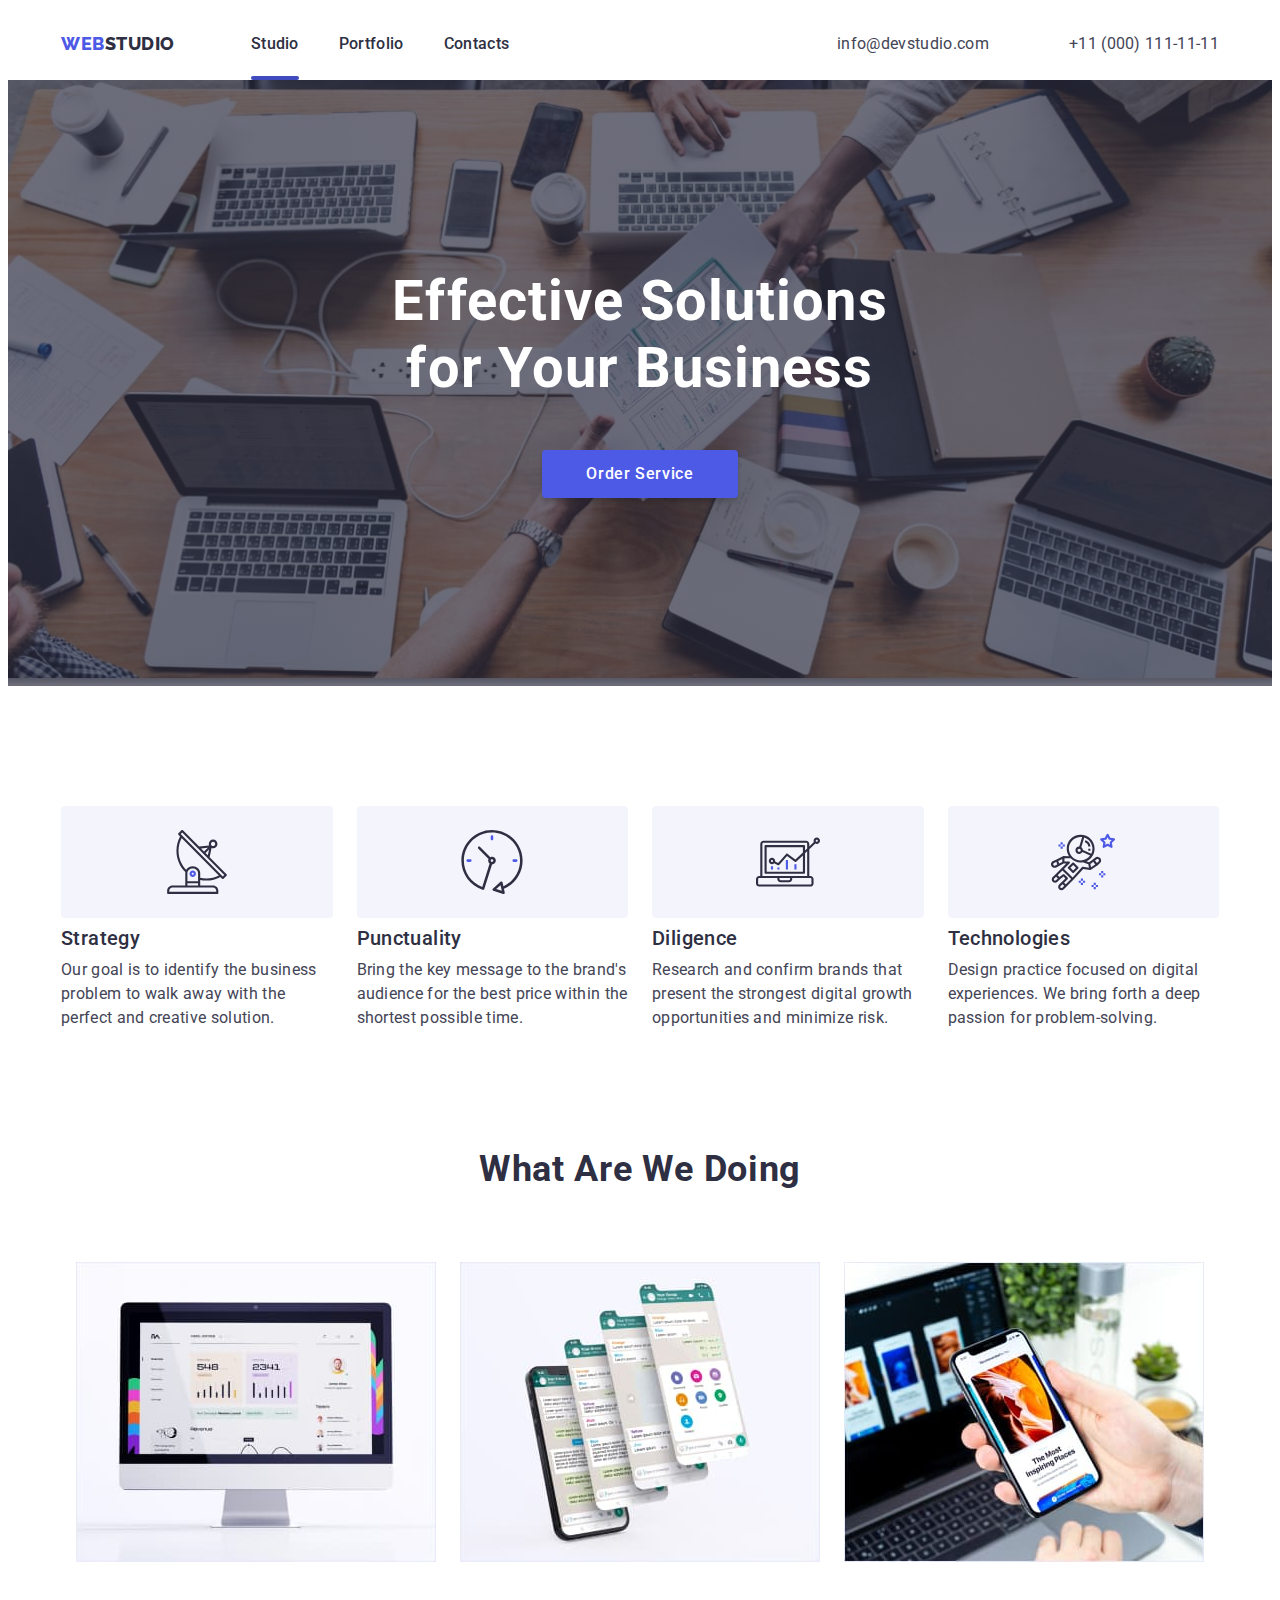
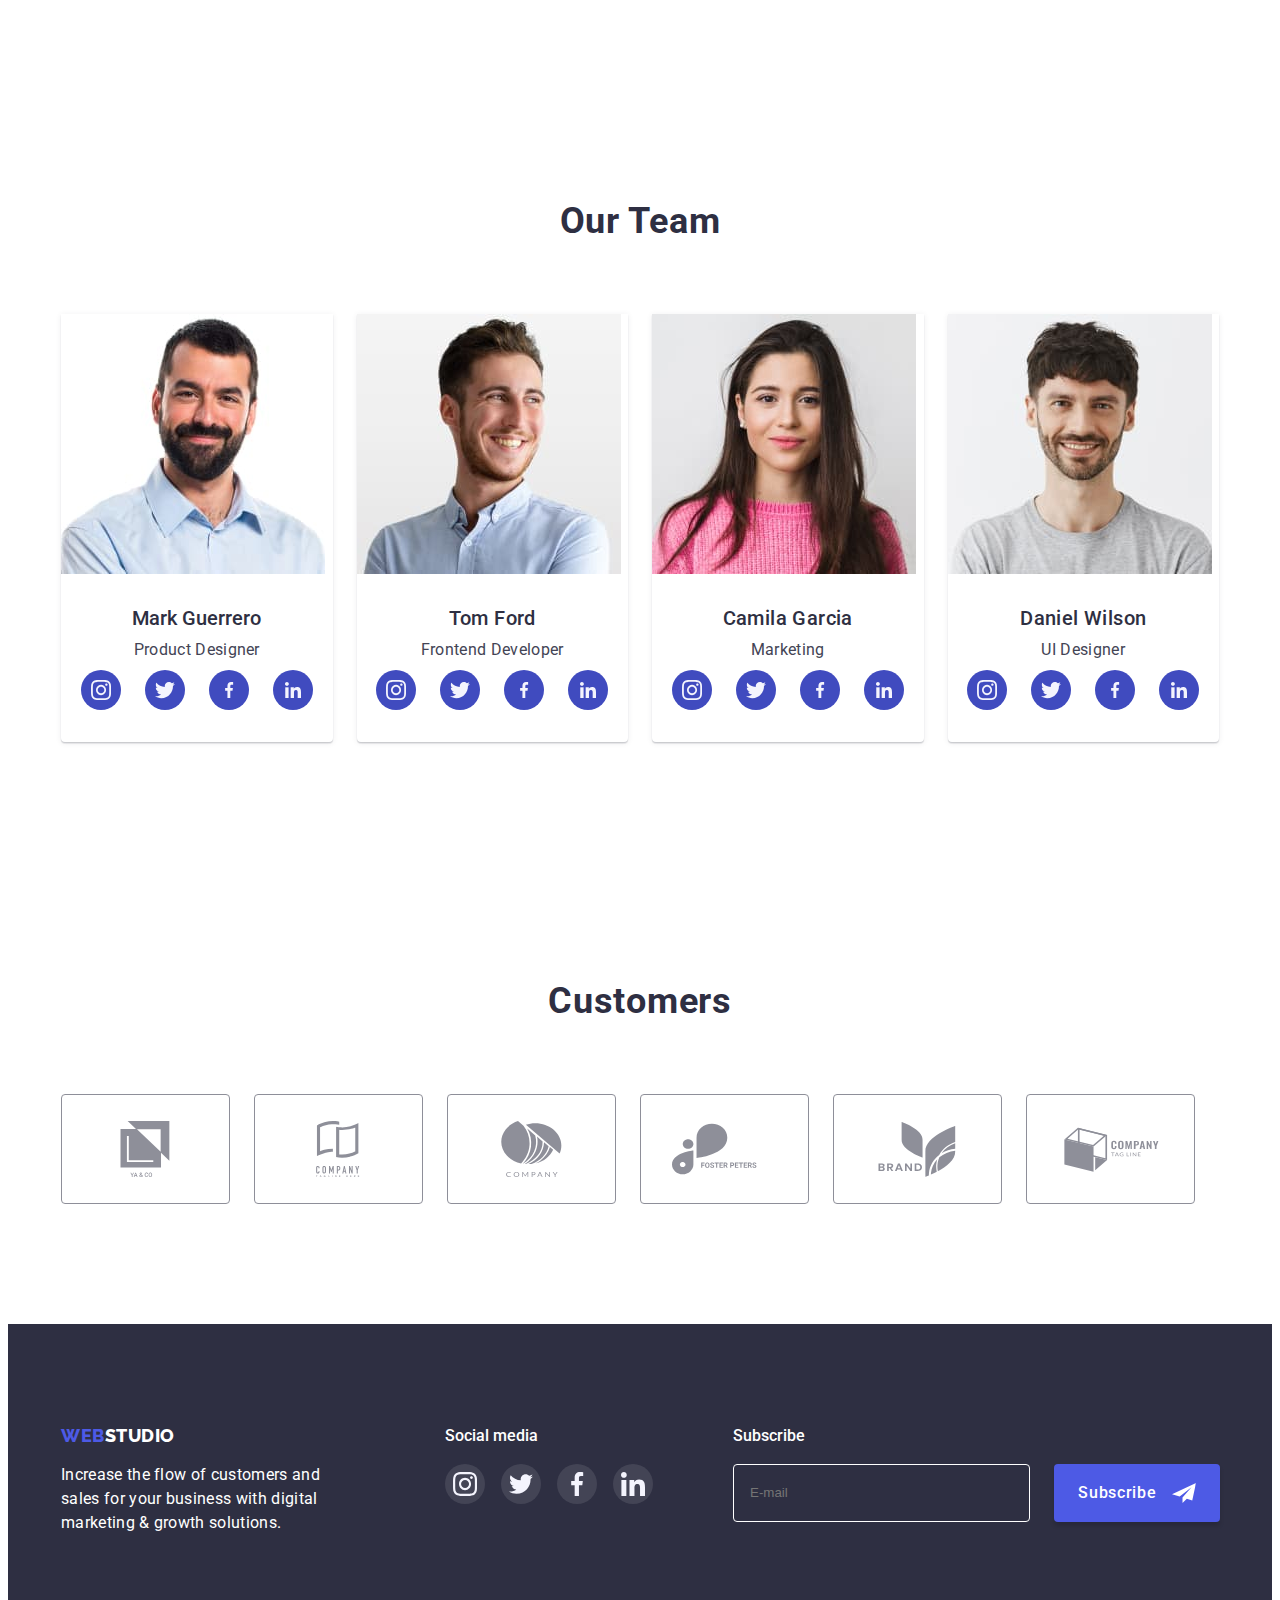
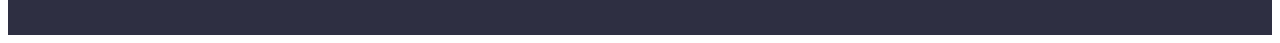
<file: index.html>
<!DOCTYPE html>
<html lang="en">
  <head>
    <meta charset="UTF-8" />
    <meta http-equiv="X-UA-Compatible" content="IE=edge" />
    <meta name="viewport" content="width=device-width, initial-scale=1.0" />
    <title>web-studia</title>

    <link
      rel="stylesheet"
      href="https://cdnjs.cloudflare.com/ajax/libs/modern-normalize/1.1.0/modern-normalize.min.css"
      integrity="sha512-wpPYUAdjBVSE4KJnH1VR1HeZfpl1ub8YT/NKx4PuQ5NmX2tKuGu6U/JRp5y+Y8XG2tV+wKQpNHVUX03MfMFn9Q=="
      crossorigin="anonymous"
      referrerpolicy="no-referrer"
    />
    <link rel="preconnect" href="https://fonts.googleapis.com" />
    <link rel="preconnect" href="https://fonts.gstatic.com" crossorigin />
    <link rel="preconnect" href="https://fonts.googleapis.com" />
    <link rel="preconnect" href="https://fonts.gstatic.com" crossorigin />
    <link
      href="https://fonts.googleapis.com/css2?family=Montserrat:wght@400;700&family=Open+Sans:ital@1&family=Raleway:wght@800&family=Roboto:wght@400;500;700&display=swap"
      rel="stylesheet"
    />
    <link rel="stylesheet" href="./css/styles.css" />
  </head>
  <body>
    <header class="header">
      <div class="container header-container">
        <nav class="header-navigation">
          <a href="./portfolio.html" class="logo link"
            >Web<span class="second-logo link">Studio</span>
          </a>
          <ul class="header-list list">
            <li class="header-item">
              <a href="./portfolio.html" class="header-link link active"
                >Studio
              </a>
            </li>
            <li class="header-item">
              <a href="./portfolio.html" class="header-link link">Portfolio</a>
            </li>
            <li class="header-item">
              <a href="./portfolio.html" class="header-link link">Contacts</a>
            </li>
          </ul>
        </nav>
        <address class="header-address">
          <ul class="header-list list">
            <li>
              <a href="mailto:info@devstudio.com" class="header-email link"
                >info@devstudio.com</a
              >
            </li>
            <li>
              <a href="tel:+110001111111" class="header-tel link"
                >+11 (000) 111-11-11</a
              >
            </li>
          </ul>
        </address>
      </div>
    </header>
    <main>
      <!-- Hero-section -->
      <section class="section hero">
        <div class="container">
          <h1 class="hero-efectiv-sol">
            Effective Solutions for Your Business
          </h1>
          <button type="button" data-modal-open class="hero-btn">
            Order Service
          </button>
        </div>
      </section>
      <!--/Hero-section -->

      <!-- Section-about -->
      <section class="section about">
        <div class="container">
          <ul class="goal-list">
            <li class="about-item">
              <div class="about-sizes">
                <svg class="about-item-icon" width="64" height="64">
                  <use
                    href="./images/symbol-defs-3.svg#icon-icon-Icon-Strategy"
                  ></use>
                </svg>
              </div>
              <h3 class="about-title">Strategy</h3>
              <p class="about-text">
                Our goal is to identify the business problem to walk away with
                the perfect and creative solution.
              </p>
            </li>
            <li class="about-item">
              <div class="about-sizes">
                <svg class="about-item-icon" width="64" height="64">
                  <use
                    href="./images/symbol-defs-3.svg#icon-icon-Icon-Punctuality"
                  ></use>
                </svg>
              </div>
              <h3 class="about-title">Punctuality</h3>
              <p class="about-text">
                Bring the key message to the brand's audience for the best price
                within the shortest possible time.
              </p>
            </li>
            <li class="about-item">
              <div class="about-sizes">
                <svg class="about-item-icon" width="64" height="64">
                  <use
                    href="./images/symbol-defs-3.svg#icon-icon-Icon-Diligence"
                  ></use>
                </svg>
              </div>
              <h3 class="about-title">Diligence</h3>
              <p class="about-text">
                Research and confirm brands that present the strongest digital
                growth opportunities and minimize risk.
              </p>
            </li>
            <li class="about-item">
              <div class="about-sizes">
                <svg class="about-item-icon" width="64" height="64">
                  <use
                    href="./images/symbol-defs-3.svg#icon-icon-Icon-Technologies"
                  ></use>
                </svg>
              </div>
              <h3 class="about-title">Technologies</h3>
              <p class="about-text">
                Design practice focused on digital experiences. We bring forth a
                deep passion for problem-solving.
              </p>
            </li>
          </ul>
        </div>
      </section>
      <!-- /Section-about -->

      <!-- Section-doing-->
      <section class="section section-doing">
        <div class="container">
          <h2 class="section-doing-doing">What are we doing</h2>
          <ul class="section-doing list">
            <li class="doing-iteam">
              <img
                src="./images/about-img-1.jpg.jpg"
                alt="site"
                width="360"
                height="300"
              />
            </li>
            <li class="doing-iteam">
              <img
                src="./images/about-img-3.jpg.jpg"
                alt="what are we doing"
                width="360"
                height="300"
              />
            </li>
            <li class="doing-iteam">
              <img
                src="./images/about-img-2.jpg.jpg"
                alt="what are we doing"
                width="360"
                height="300"
              />
            </li>
          </ul>
        </div>
      </section>
      <!-- /Section-doing -->

      <!-- Section-Our team -->
      <section class="section our-team">
        <div class="container">
          <h2 class="our-tam-team">Our Team</h2>
          <ul class="our-team-list list">
            <li class="our-team-background">
              <img
                src="./images/about-img-4.jpg.jpg"
                alt="our team"
                width="264"
              />
              <div class="our-team-sizes">
                <h3 class="our-team-name-first">Mark Guerrero</h3>
                <p class="our-team-job">Product Designer</p>
                <ul class="our-team-social-list list">
                  <li class="team-social-item">
                    <a href="" class="team-social-link link">
                      <svg class="teams-social-icon" width="20" height="20">
                        <use
                          href="./images/symbol-defs.svg#icon-instagram-2"
                        ></use>
                      </svg>
                    </a>
                  </li>
                  <li class="team-social-item">
                    <a href="" class="team-social-link link"
                      ><svg class="teams-social-icon" width="20" height="20">
                        <use
                          href="./images/symbol-defs.svg#icon-twitter-4"
                        ></use>
                      </svg>
                    </a>
                  </li>
                  <li class="team-social-item">
                    <a href="" class="team-social-link link"
                      ><svg
                        class="teams-social-icon"
                        width="
                      16"
                        height="
                      16"
                      >
                        <use
                          href="./images/symbol-defs.svg#icon-facebook-1"
                        ></use>
                      </svg>
                    </a>
                  </li>
                  <li class="team-social-item">
                    <a href="" class="team-social-link link"
                      ><svg class="teams-social-icon" width="16" height="16">
                        <use
                          href="./images/symbol-defs.svg#icon-linkedin-3"
                        ></use>
                      </svg>
                    </a>
                  </li>
                </ul>
              </div>
            </li>
            <li class="our-team-background">
              <img
                src="./images/about-img-5.jpg.jpg"
                alt="our team"
                width="264"
              />
              <div class="our-team-sizes">
                <h3 class="our-team-name-sec">Tom Ford</h3>
                <p class="our-team-job">Frontend Developer</p>
                <ul class="our-team-social-list list">
                  <li class="team-social-item">
                    <a href="" class="team-social-link link">
                      <svg class="teams-social-icon" width="20" height="20">
                        <use
                          href="./images/symbol-defs.svg#icon-instagram-2"
                        ></use>
                      </svg>
                    </a>
                  </li>
                  <li class="team-social-item">
                    <a href="" class="team-social-link link"
                      ><svg class="teams-social-icon" width="20" height="20">
                        <use
                          href="./images/symbol-defs.svg#icon-twitter-4"
                        ></use>
                      </svg>
                    </a>
                  </li>
                  <li class="team-social-item">
                    <a href="" class="team-social-link link"
                      ><svg
                        class="teams-social-icon"
                        width="
                      16"
                        height="16"
                      >
                        <use
                          href="./images/symbol-defs.svg#icon-facebook-1"
                        ></use>
                      </svg>
                    </a>
                  </li>
                  <li class="team-social-item">
                    <a href="" class="team-social-link link"
                      ><svg class="teams-social-icon" width="16" height="16">
                        <use
                          href="./images/symbol-defs.svg#icon-linkedin-3"
                        ></use>
                      </svg>
                    </a>
                  </li>
                </ul>
              </div>
            </li>
            <li class="our-team-background">
              <img
                src="./images/about-img-6.jpg.jpg"
                alt="our team"
                width="264"
              />
              <div class="our-team-sizes">
                <h3 class="our-team-name-third">Camila Garcia</h3>
                <p class="our-team-job">Marketing</p>
                <ul class="our-team-social-list list">
                  <li class="team-social-item">
                    <a href="" class="team-social-link link">
                      <svg class="teams-social-icon" width="20" height="20">
                        <use
                          href="./images/symbol-defs.svg#icon-instagram-2"
                        ></use>
                      </svg>
                    </a>
                  </li>
                  <li class="team-social-item">
                    <a href="" class="team-social-link link"
                      ><svg class="teams-social-icon" width="20" height="20">
                        <use
                          href="./images/symbol-defs.svg#icon-twitter-4"
                        ></use>
                      </svg>
                    </a>
                  </li>
                  <li class="team-social-item">
                    <a href="" class="team-social-link link"
                      ><svg
                        class="teams-social-icon"
                        width="
                      16"
                        height="16"
                      >
                        <use
                          href="./images/symbol-defs.svg#icon-facebook-1"
                        ></use>
                      </svg>
                    </a>
                  </li>
                  <li class="team-social-item">
                    <a href="" class="team-social-link link"
                      ><svg class="teams-social-icon" width="16" height="16">
                        <use
                          href="./images/symbol-defs.svg#icon-linkedin-3"
                        ></use>
                      </svg>
                    </a>
                  </li>
                </ul>
              </div>
            </li>
            <li class="our-team-background">
              <img
                src="./images/about-img-7.jpg.jpg"
                alt="our team"
                width="264"
              />
              <div class="our-team-sizes">
                <h3 class="our-team-name-vier">Daniel Wilson</h3>
                <p class="our-team-job">UI Designer</p>
                <ul class="our-team-social-list list">
                  <li class="team-social-item">
                    <a href="" class="team-social-link link">
                      <svg class="teams-social-icon" width="20" height="20">
                        <use
                          href="./images/symbol-defs.svg#icon-instagram-2"
                        ></use>
                      </svg>
                    </a>
                  </li>
                  <li class="team-social-item">
                    <a href="" class="team-social-link link"
                      ><svg class="teams-social-icon" width="20" height="20">
                        <use
                          href="./images/symbol-defs.svg#icon-twitter-4"
                        ></use>
                      </svg>
                    </a>
                  </li>
                  <li class="team-social-item">
                    <a href="" class="team-social-link link"
                      ><svg
                        class="teams-social-icon"
                        width="
                      16"
                        height="16"
                      >
                        <use
                          href="./images/symbol-defs.svg#icon-facebook-1"
                        ></use>
                      </svg>
                    </a>
                  </li>
                  <li class="team-social-item">
                    <a href="" class="team-social-link link"
                      ><svg class="teams-social-icon" width="16" height="16">
                        <use
                          href="./images/symbol-defs.svg#icon-linkedin-3"
                        ></use>
                      </svg>
                    </a>
                  </li>
                </ul>
              </div>
            </li>
          </ul>
        </div>
      </section>
      <!-- /Section-Our team -->

      <!-- customers -->
      <section class="customers">
        <div class="container">
          <h2 class="customers-title">Customers</h2>
          <ul class="customers-list list">
            <li class="customers-iteam">
              <a href="" class="customers-link link">
                <svg class="customers-icon" width="104" height="56">
                  <use href="./images/symbol-defs-2.svg#icon-yaco"></use>
                </svg>
              </a>
            </li>
            <li class="customers-iteam">
              <a href="" class="customers-link link">
                <svg class="customers-icon" width="104" height="56">
                  <use href="./images/symbol-defs-2.svg#icon-companytag"></use>
                </svg>
              </a>
            </li>
            <li class="customers-iteam">
              <a href="" class="customers-link">
                <svg class="customers-icon" width="104" height="56">
                  <use href="./images/symbol-defs-2.svg#icon-company"></use>
                </svg>
              </a>
            </li>
            <li class="customers-iteam">
              <a href="" class="customers-link">
                <svg class="customers-icon" width="104" height="56">
                  <use
                    href="./images/symbol-defs-2.svg#icon-fosterpeters"
                  ></use>
                </svg>
              </a>
            </li>
            <li class="customers-iteam">
              <a href="" class="customers-link">
                <svg class="customers-icon" width="104" height="56">
                  <use href="./images/symbol-defs-2.svg#icon-brand"></use>
                </svg>
              </a>
            </li>
            <li class="customers-iteam">
              <a href="" class="customers-link">
                <svg class="customers-icon" width="104" height="56">
                  <use href="./images/symbol-defs-2.svg#icon-company-2"></use>
                </svg>
              </a>
            </li>
          </ul>
        </div>
      </section>
      <!-- Section-last -->
      <footer class="section-last">
        <div class="container social-container">
          <div>
            <a href="./portfolio.html" class="logo link"
              >Web<span class="second-logoSecc link">Studio</span>
            </a>
            <p class="section-last-last">
              Increase the flow of customers and sales for your business with
              digital marketing & growth solutions.
            </p>
          </div>
          <div class="last-social">
            <h2 class="last-social-text">Social media</h2>
            <ul class="last-list list">
              <li class="last-list-item">
                <a href="" class="last-list-link">
                  <svg class="last-list-icon" width="24" height="24">
                    <use href="./images/symbol-defs.svg#icon-instagram-2"></use>
                  </svg>
                </a>
              </li>
              <li class="last-list-item">
                <a href="" class="last-list-link">
                  <svg class="last-list-icon" width="24" height="24">
                    <use href="./images/symbol-defs.svg#icon-twitter-4"></use>
                  </svg>
                </a>
              </li>
              <li class="last-list-item">
                <a href="" class="last-list-link">
                  <svg class="last-list-icon" width="24" height="24">
                    <use href="./images/symbol-defs.svg#icon-facebook-1"></use>
                  </svg>
                </a>
              </li>
              <li class="last-list-item">
                <a href="" class="last-list-link">
                  <svg class="last-list-icon" width="24" height="24">
                    <use href="./images/symbol-defs.svg#icon-linkedin-3"></use>
                  </svg>
                </a>
              </li>
            </ul>
          </div>
          <form class="last-form">
            <p class="last-form-title">Subscribe</p>
            <span class="last-form-wrap">
              <input
                id="Subscribe"
                type="email"
                name="email"
                class="last-form-input"
                placeholder="E-mail"
              />
              <button type="submit" class="hero-btn submit-btn">
                Subscribe
                <svg class="subscribe-icon" width="24" height="24">
                  <use
                    href="./images/symbol-defs-7.svg#icon-icon-last-form"
                  ></use>
                </svg>
              </button>
            </span>
          </form>
        </div>
      </footer>
    </main>
    <!-- /Section-last -->
    <div class="backdrop is-hidden" data-modal>
      <div class="modal">
        <button type="button" data-modal-close class="modal-btn">
          <svg class="modal-icon" width=" 8" height=" 8">
            <use href="./images/symbol-defs-4.svg#icon-Vector-1"></use>
          </svg>
        </button>
        <p class="modal-title">Leave your contacts and we will call you back</p>
        <form class="modal-form form">
          <div class="modal-group">
            <label for="Name" class="form-label"
              ><span>Name</span>
              <span class="modal-form-input-wrap">
                <input class="form-input" id="Name" type="text" name="name" />
                <svg class="modal-form-icon" width="18" height="24">
                  <use
                    href="./images/symbol-defs-5.svg#icon-person-black-4"
                  ></use>
                </svg>
              </span>
            </label>
          </div>
          <div class="modal-group">
            <label for="Phone" class="form-label">
              <span>Phone</span>
              <span class="modal-form-input-wrap">
                <input
                  class="form-input"
                  id="Phone"
                  type="tel"
                  name="phone_number"
                />
                <svg class="modal-form-icon" width="13" height="24">
                  <use href="./images/symbol-defs-5.svg#icon-Vector-3-1"></use>
                </svg>
              </span>
            </label>
          </div>
          <div class="modal-group">
            <label for="Email" class="form-label"
              ><span>Email</span>
              <span class="modal-form-input-wrap">
                <input
                  class="form-input"
                  id="Email"
                  type="email"
                  name="email"
                />
                <svg class="modal-form-icon" width="15" height="24">
                  <use href="./images/symbol-defs-5.svg#icon-Vector-1"></use>
                </svg>
              </span>
            </label>
          </div>
          <div class="modal-group">
            <label for="Comment" class="form-label">
              <span>Comment</span>
              <textarea
                id="Comment"
                name="Comment"
                class="form-textarea"
                placeholder="Text input"
              ></textarea>
            </label>
          </div>
          <label class="modal-label">
            <input
              type="checkbox"
              name="policy"
              value="accept-policy"
              class="modal-checkbox visually-hidden"
            />
            <span class="modal-cust-checkbox">
              <svg class="modal-form-checkbox-icon" width="11" height="8">
                <use href="./images/symbol-defs-6.svg#icon-check"></use>
              </svg>
            </span>
            <span class="modal-form-span"
              >I accept the terms and conditions of the
              <a class="modal-form-link" href="">Privacy Policy</a></span
            >
          </label>

          <button type="submit" class="hero-btn last-btn">Send</button>
        </form>
      </div>
    </div>
    <script src="./js/modal.js"></script>
  </body>
</html>
</file>
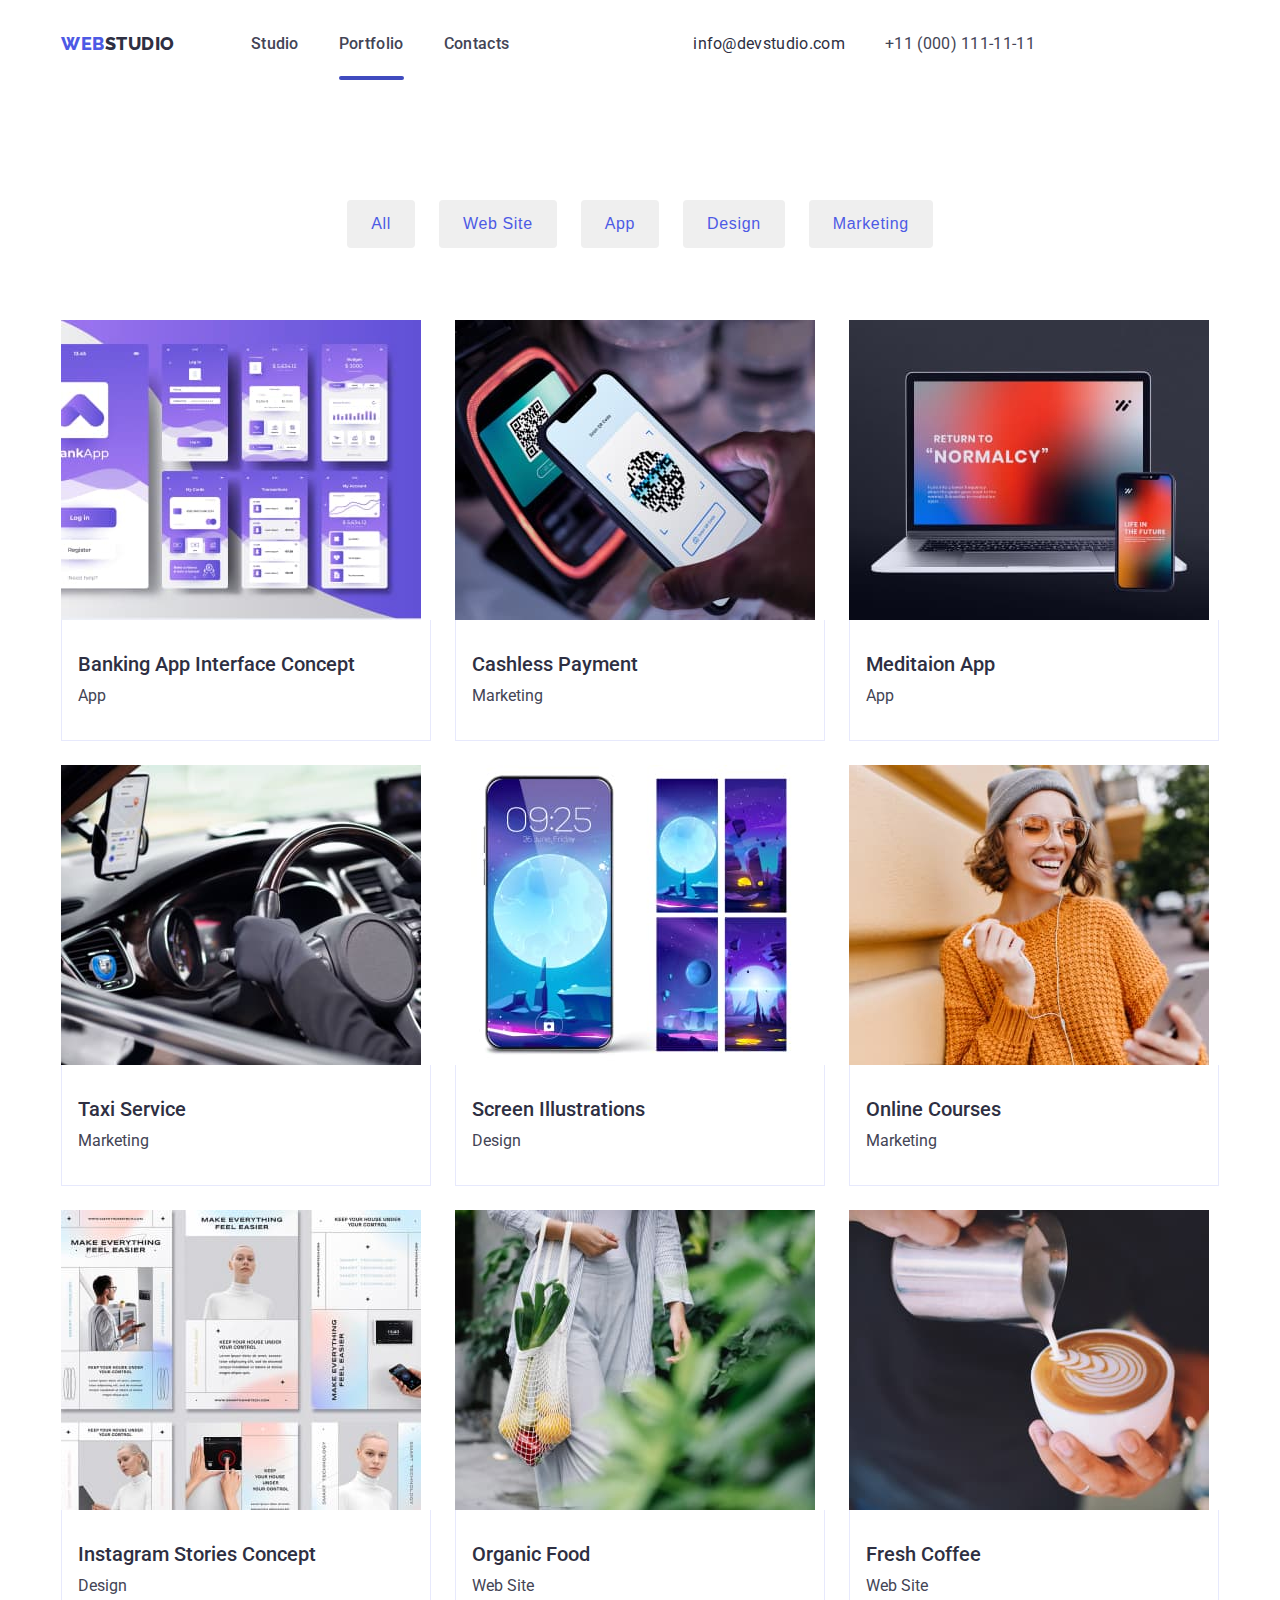
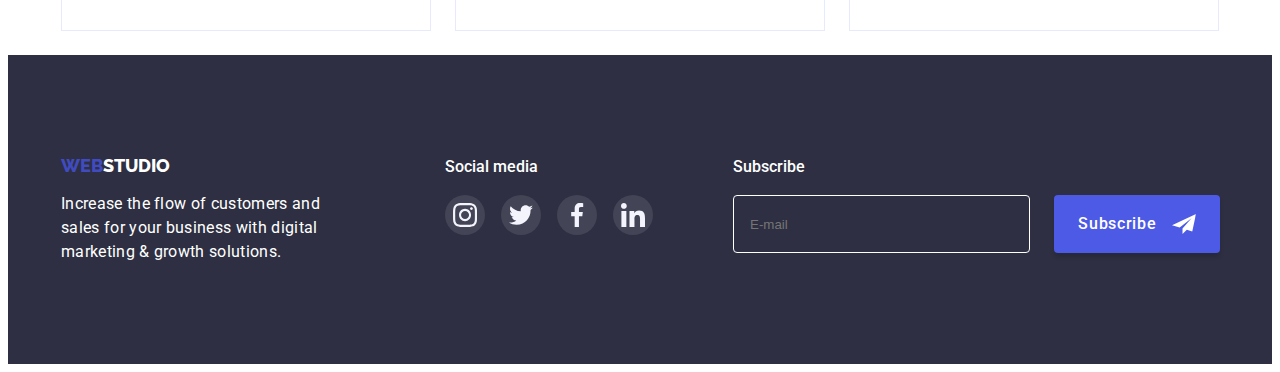
<file: portfolio.html>
<!DOCTYPE html>
<html lang="en">
  <head>
    <meta charset="UTF-8" />
    <meta http-equiv="X-UA-Compatible" content="IE=edge" />
    <meta name="viewport" content="width=device-width, initial-scale=1.0" />
    <title>portfolio</title>

    <link
      rel="stylesheet"
      href="https://cdnjs.cloudflare.com/ajax/libs/modern-normalize/1.1.0/modern-normalize.min.css"
      integrity="sha512-wpPYUAdjBVSE4KJnH1VR1HeZfpl1ub8YT/NKx4PuQ5NmX2tKuGu6U/JRp5y+Y8XG2tV+wKQpNHVUX03MfMFn9Q=="
      crossorigin="anonymous"
      referrerpolicy="no-referrer"
    />
    <link rel="preconnect" href="https://fonts.googleapis.com" />
    <link rel="preconnect" href="https://fonts.gstatic.com" crossorigin />
    <link rel="preconnect" href="https://fonts.googleapis.com" />
    <link rel="preconnect" href="https://fonts.gstatic.com" crossorigin />
    <link
      href="https://fonts.googleapis.com/css2?family=Montserrat:wght@400;700&family=Open+Sans:ital@1&family=Raleway:wght@800&family=Roboto:wght@400;500;700&display=swap"
      rel="stylesheet"
    />
    <link rel="stylesheet" href="./css/styles.css" />
  </head>
  <body>
    <header class="Header">
      <div class="container Header-container">
        <nav class="header-navigation-sec">
          <a href="./index.html" class="logovier link"
            >Web<span class="second-logovier link">Studio</span>
          </a>
          <ul class="header-list list2">
            <li class="header-item2">
              <a href="./index.html" class="header-link2 link">Studio</a>
            </li>
            <li class="header-item2">
              <a href="./index.html" class="header-link2 link active"
                >Portfolio</a
              >
            </li>
            <li class="header-item2">
              <a href="./index.html" class="header-link2 link">Contacts</a>
            </li>
          </ul>
        </nav>
        <address class="Header-address">
          <ul class="header-list list2">
            <li>
              <a href="mailto:info@devstudio.com" class="header-emaill link"
                >info@devstudio.com</a
              >
            </li>
            <li>
              <a href="tel:+110001111111" class="header-tell link"
                >+11 (000) 111-11-11</a
              >
            </li>
          </ul>
        </address>
      </div>
    </header>
    <main>
      <!-- Portfolio -->
      <section class="portfolio-menu-Nav-2">
        <div class="container portfolio-conatiner">
          <h1 class="visually-hidden">portfolio</h1>
          <ul class="portfolio-navigation list2">
            <li class="portfolio-menu-li list">
              <button type="button" class="portfolio-menu-list">All</button>
            </li>
            <li class="portfolio-menu-li">
              <button type="button" class="portfolio-menu-list">
                Web Site
              </button>
            </li>
            <li class="portfolio-menu-li">
              <button type="button" class="portfolio-menu-list">App</button>
            </li>
            <li>
              <button type="button" class="portfolio-menu-list">Design</button>
            </li>
            <li class="portfolio-menu-li">
              <button type="button" class="portfolio-menu-list">
                Marketing
              </button>
            </li>
          </ul>
          <ul class="portfolio-list">
            <li class="portfolio-list-iteam">
              <a href="" class="portfolio-link link">
                <div class="portfolio-wrap">
                  <img
                    src="./images/about-img-8.jpg.jpg"
                    width="360"
                    alt="site"
                  />
                  <p class="portfolio-text-content">
                    14 Stylish and User-Friendly App Design Concepts · Task
                    Manager App · Calorie Tracker App · Exotic Fruit Ecommerce
                    App · Cloud Storage App
                  </p>
                </div>
                <div class="works-title">
                  <h3 class="Project-title">Banking App Interface Concept</h3>
                  <p class="Project-text">App</p>
                </div>
              </a>
            </li>
            <li class="portfolio-list-iteam">
              <a href="" class="portfolio-link link">
                <div class="portfolio-wrap">
                  <img
                    src="./images/about-img-9.jpg.jpg"
                    width="360"
                    alt="site"
                  />
                  <p class="portfolio-text-content">
                    14 Stylish and User-Friendly App Design Concepts · Task
                    Manager App · Calorie Tracker App · Exotic Fruit Ecommerce
                    App · Cloud Storage App
                  </p>
                </div>
                <div class="works-title">
                  <h3 class="Project-title">Cashless Payment</h3>
                  <p class="Project-text">Marketing</p>
                </div>
              </a>
            </li>
            <li class="portfolio-list-iteam">
              <a href="" class="portfolio-link link">
                <div class="portfolio-wrap">
                  <img
                    src="./images/about-img-10.jpg.jpg"
                    width="360"
                    alt="site"
                  />
                  <p class="portfolio-text-content">
                    14 Stylish and User-Friendly App Design Concepts · Task
                    Manager App · Calorie Tracker App · Exotic Fruit Ecommerce
                    App · Cloud Storage App
                  </p>
                </div>
                <div class="works-title">
                  <h3 class="Project-title">Meditaion App</h3>
                  <p class="Project-text">App</p>
                </div>
              </a>
            </li>
            <li class="portfolio-list-iteam">
              <a href="" class="portfolio-link link">
                <div class="portfolio-wrap">
                  <img
                    src="./images/about-img-11.jpg.jpg"
                    width="360"
                    alt="site"
                  />
                  <p class="portfolio-text-content">
                    14 Stylish and User-Friendly App Design Concepts · Task
                    Manager App · Calorie Tracker App · Exotic Fruit Ecommerce
                    App · Cloud Storage App
                  </p>
                </div>
                <div class="works-title">
                  <h3 class="Project-title">Taxi Service</h3>
                  <p class="Project-text">Marketing</p>
                </div>
              </a>
            </li>
            <li class="portfolio-list-iteam">
              <a href="" class="portfolio-link link">
                <div class="portfolio-wrap">
                  <img
                    src="./images/about-img-12.jpg.jpg"
                    width="360"
                    alt="site"
                  />
                  <p class="portfolio-text-content">
                    14 Stylish and User-Friendly App Design Concepts · Task
                    Manager App · Calorie Tracker App · Exotic Fruit Ecommerce
                    App · Cloud Storage App
                  </p>
                </div>
                <div class="works-title">
                  <h3 class="Project-title">Screen Illustrations</h3>
                  <p class="Project-text">Design</p>
                </div>
              </a>
            </li>
            <li class="portfolio-list-iteam">
              <a href="" class="portfolio-link link">
                <div class="portfolio-wrap">
                  <img
                    src="./images/about-img-13.jpg.jpg"
                    width="360"
                    alt="site"
                  />
                  <p class="portfolio-text-content">
                    14 Stylish and User-Friendly App Design Concepts · Task
                    Manager App · Calorie Tracker App · Exotic Fruit Ecommerce
                    App · Cloud Storage App
                  </p>
                </div>
                <div class="works-title">
                  <h3 class="Project-title">Online Courses</h3>
                  <p class="Project-text">Marketing</p>
                </div>
              </a>
            </li>
            <li class="portfolio-list-iteam">
              <a href="" class="portfolio-link link">
                <div class="portfolio-wrap">
                  <img
                    src="./images/about-img-14.jpg.jpg"
                    width="360"
                    alt="site"
                  />
                  <p class="portfolio-text-content">
                    14 Stylish and User-Friendly App Design Concepts · Task
                    Manager App · Calorie Tracker App · Exotic Fruit Ecommerce
                    App · Cloud Storage App
                  </p>
                </div>
                <div class="works-title">
                  <h3 class="Project-title">Instagram Stories Concept</h3>
                  <p class="Project-text">Design</p>
                </div>
              </a>
            </li>
            <li class="portfolio-list-iteam">
              <a href="" class="portfolio-link link">
                <div class="portfolio-wrap">
                  <img
                    src="./images/about-img-15.jpg.jpg"
                    width="360"
                    alt="site"
                  />
                  <p class="portfolio-text-content">
                    14 Stylish and User-Friendly App Design Concepts · Task
                    Manager App · Calorie Tracker App · Exotic Fruit Ecommerce
                    App · Cloud Storage App
                  </p>
                </div>
                <div class="works-title">
                  <h3 class="Project-title">Organic Food</h3>
                  <p class="Project-text">Web Site</p>
                </div>
              </a>
            </li>
            <li class="portfolio-list-iteam">
              <a href="" class="portfolio-link link">
                <div class="portfolio-wrap">
                  <img
                    src="./images/about-img-16.jpg.jpg"
                    width="360"
                    alt="site"
                  />
                  <p class="portfolio-text-content">
                    14 Stylish and User-Friendly App Design Concepts · Task
                    Manager App · Calorie Tracker App · Exotic Fruit Ecommerce
                    App · Cloud Storage App
                  </p>
                </div>
                <div class="works-title">
                  <h3 class="Project-title">Fresh Coffee</h3>
                  <p class="Project-text">Web Site</p>
                </div>
              </a>
            </li>
          </ul>
        </div>
      </section>
      <!--/ Portfolio -->
      <!-- <Logo and Text -->
      <footer class="Logo">
        <div class="container portfolio-social-container">
          <div>
            <a href="./index.html" class="Logo-link"
              >Web<span class="second-Logo link">Studio</span>
            </a>
            <p class="Text">
              Increase the flow of customers and sales for your business with
              digital marketing & growth solutions.
            </p>
          </div>

          <div class="portfolio-last-social">
            <h2 class="portfolio-last-social-text">Social media</h2>
            <ul class="portfolio-last-list list">
              <li class="portfolio-last-list-item">
                <a href="" class="portfolio-last-list-link">
                  <svg class="portfolio-last-list-icon" width="24" height="24">
                    <use href="./images/symbol-defs.svg#icon-instagram-2"></use>
                  </svg>
                </a>
              </li>
              <li class="portfolio-last-list-item">
                <a href="" class="portfolio-last-list-link">
                  <svg class="portfolio-last-list-icon" width="24" height="24">
                    <use href="./images/symbol-defs.svg#icon-twitter-4"></use>
                  </svg>
                </a>
              </li>
              <li class="portfolio-last-list-item">
                <a href="" class="portfolio-last-list-link">
                  <svg class="portfolio-last-list-icon" width="24" height="24">
                    <use href="./images/symbol-defs.svg#icon-facebook-1"></use>
                  </svg>
                </a>
              </li>
              <li class="portfolio-last-list-item">
                <a href="" class="portfolio-last-list-link">
                  <svg class="portfolio-last-list-icon" width="24" height="24">
                    <use href="./images/symbol-defs.svg#icon-linkedin-3"></use>
                  </svg>
                </a>
              </li>
            </ul>
          </div>
          <form class="last-form">
            <p class="last-form-title">Subscribe</p>
            <span class="last-form-wrap">
              <input
                type="email"
                name="email"
                class="last-form-input"
                placeholder="E-mail"
              />
              <button type="submit" class="hero-btn submit-btn">
                Subscribe
                <svg class="subscribe-icon" width="24" height="24">
                  <use
                    href="./images/symbol-defs-7.svg#icon-icon-last-form"
                  ></use>
                </svg>
              </button>
            </span>
          </form>
        </div>
      </footer>
      <!-- /Logo and Text -->
    </main>
  </body>
</html>
</file>
<file: css/styles.css>
/* @font-face {
  font-family: "Open Sans";
  src: url(../fonts/OpenSans-Regular.ttf);
}
@font-face {
  font-family: "Open Sans Bold";
  src: url(../fonts/OpenSans-Bold.ttf); */
.element.style {
  font-style: normal;
}
body {
  font-family: "Roboto", "Helvetica Neue", "Verdana", "Tahoma", sans-serif;
}
:root {
  --main-title-color: #ffffff;
  --main-title-color2: #434455;
  --main-title-color3: #4d5ae5;
  --main-title-color4: #2e2f42;
  --main-title-color5: #404bbf;
  --main-title-color6: #4d5ae5;
  --main-title-color7: #31d0aa;
  --main-title-color8: #8e8f99;
  --main-title-color9: #404bbf;
  --main-title-color10: #f4f4fd;
  --main-title-color11: #e7e9fc;
}
img,
svg {
  max-width: 100%;
  display: block;
  height: auto;
}
.section {
  padding: 120px 0;
}
h1,
h2,
h3,
h4,
h5,
h6,
p,
ul {
  padding: 0;
  margin: 0;
}

.container {
  max-width: 1158px;
  margin-left: auto;
  padding-left: 15px;
  padding-right: 15px;
  margin-right: auto;
}
.list {
  list-style: none;
}
.link {
  text-decoration: none;
}
/* Header */
.header-address {
  font-style: normal;
}
.header {
  border-bottom: 2px;
  padding: 24px 0;
}

.header-link.active::after {
  display: inline-block;
  border-radius: 2px;
  position: absolute;
  bottom: -3px;
  left: 0;
  content: "";
  width: 100%;
  height: 4px;
  background-color: var(--main-title-color5);
}
.header-container {
  display: flex;
  align-items: center;
  justify-content: space-between;
}
.header-navigation {
  align-items: center;
  display: flex;
}
.link {
  text-decoration: none;
}
.logo {
  font-family: "Raleway";
  font-weight: 800;
  font-size: 18px;
  line-height: 1.3;
  letter-spacing: 0.03em;
  text-transform: uppercase;

  color: var(--main-title-color3);
}
.second-logo {
  margin-right: 76px;
  color: var(--main-title-color4);
}

.header-list {
  gap: 40px;
  display: flex;
}
.header-item {
}
.header-link {
  transition: color 250ms cubic-bezier(0.4, 0, 0.2, 1);
  padding: 24px 0;
  position: relative;
  font-weight: 500;
  font-size: 16px;
  line-height: 1.5;
  letter-spacing: 0.02em;
  color: var(--main-title-color4);
}
.header-link:hover,
.header-link:focus {
  color: var(--main-title-color3);
}

.header-email {
  transition: color;
  margin-right: 40px;
  font-size: 16px;
  line-height: 1.5;
  transition: color 250ms cubic-bezier(0.4, 0, 0.2, 1);
  letter-spacing: 0.02em;
  color: var(--main-title-color2);
}
.header-tel {
  transition: color 250ms cubic-bezier(0.4, 0, 0.2, 1);
  font-size: 16px;
  line-height: 1.5;
  letter-spacing: 0.02em;
  color: var(--main-title-color2);
}
.header-email:hover,
.header-tel:hover,
.header-email:focus,
.header-tel:focus {
  color: var(--main-title-color3);
}
/* Header */
/* hero*/
.hero {
  padding-top: 188px;
  padding-bottom: 188px;
  flex-grow: 1;
  background-repeat: no-repeat;
  background-position: center;
  max-width: 1440px;
  margin: 0 auto;
  background-size: cover;
  background-image: linear-gradient(
      rgba(46, 47, 66, 0.7),
      rgba(46, 47, 66, 0.7)
    ),
    url(../images/about-img-17.jpg.jpg);
}
.hero-efectiv-sol {
  margin: 0 auto;
  max-width: 496px;
  margin-bottom: 48px;
  text-align: left;
  font-size: 56px;
  line-height: 1.2;
  text-align: center;
  letter-spacing: 0.02em;
  color: var(--main-title-color);
}
.hero-btn {
  transition: color 250ms cubic-bezier(0.4, 0, 0.2, 1);
  margin-left: auto;
  margin-right: auto;
  min-width: 196px;
  border: transparent;
  border-radius: 4px;
  padding: 12px 20px;
  margin: 0 auto;
  display: block;
  border-radius: 4px;
  cursor: pointer;
  font-family: "Roboto";
  font-weight: 500;
  font-size: 16px;
  line-height: 1.5;
  align-items: center;
  letter-spacing: 0.04em;
  color: var(--main-title-color);
  background: var(--main-title-color3);
  box-shadow: 0px 4px 4px rgba(0, 0, 0, 0.15);
  border-radius: 4px;
}
.hero-btn:focus,
.hero-btn:hover {
  background-color: var(--main-title-color5);
  color: var(--main-title-color);
}
/* section about */
.about {
  flex-wrap: wrap;
  display: flex;
  gap: 24px;
  list-style: none;
}
.about-sizes {
  display: flex;
  background-color: var(--main-title-color10);
  border-radius: 4px;
  justify-content: center;
  align-items: center;
  margin-bottom: 8px;
  height: 112px;
}

.about-hidden {
}
.goal-list {
  display: flex;
  list-style: none;
  gap: 24px;
}
.about-item {
  flex-basis: calc((100% - 72px) / 4);
}
.about-title {
  font-weight: 500;
  font-size: 20px;
  line-height: 1.2;
  letter-spacing: 0.02em;
  color: var(--main-title-color4);
}
.about-item-icon {
}
.about-text {
  margin-top: 8px;
  font-size: 16px;
  line-height: 1.5;
  letter-spacing: 0.02em;
  color: var(--main-title-color2);
}
/*section about*/
/* section doing */
.section-doing {
  padding-top: 0;
  flex-wrap: wrap;
  display: flex;
  gap: 24px;
}
.doing-iteam {
  flex-basis: calc((100% - 48px) / 3);
}
.section-doing-doing {
  margin-bottom: 72px;
  text-align: center;
  font-size: 36px;
  line-height: 1.1;
  letter-spacing: 0.02em;
  color: var(--main-title-color4);
  text-transform: capitalize;
}

/* section doing */

/* section Our team */
.our-team {
}
.our-team-social-list {
  display: flex;
  gap: 24px;
  justify-content: center;
}

.team-social-item {
  width: 40px;

  height: 40px;
}

.team-social-link {
  transition: color 250ms cubic-bezier(0.4, 0, 0.2, 1),
    background 250ms cubic-bezier(0.4, 0, 0.2, 1);
  display: flex;
  justify-content: center;
  align-items: center;
  width: 100%;
  height: 100%;
  border-radius: 50%;
  background-color: var(--main-title-color5);
}
.team-social-link:hover {
  background-color: var(--main-title-color7);
  color: var(--main-title-color);
}
.team-social-link:focus {
  color: var(--main-title-color);
  background-color: var(--main-title-color7);
}
.our-team-sizes {
  padding-top: 32px;
  padding-bottom: 32px;
}
.our-team-list {
  margin: 0 auto;
  text-align: center;
  display: flex;
  gap: 24px;
}
.our-team-background {
  flex-basis: calc((100% - 72px) / 4);
  text-align: center;
  background-color: var(--main-title-color);
  background: var(--main-title-color);
  box-shadow: 0px 1px 6px rgba(46, 47, 66, 0.08),
    0px 1px 1px rgba(46, 47, 66, 0.16), 0px 2px 1px rgba(46, 47, 66, 0.08);
  border-radius: 0px 0px 4px 4px;
}
.our-tam-team {
  padding-bottom: 72px;
  margin: 0 auto;
  text-align: center;
  font-size: 36px;
  line-height: 1.1;
  letter-spacing: 0.02em;
  text-transform: capitalize;

  color: var(--main-title-color4);
}
.our-team-name-sec {
  margin-bottom: 8px;
  font-weight: 500;
  font-size: 20px;
  line-height: 1.2;
  letter-spacing: 0.02em;
  color: var(--main-title-color4);
}
.our-team-name-third {
  margin-bottom: 8px;
  font-weight: 500;
  font-size: 20px;
  line-height: 1.2;
  letter-spacing: 0.02em;
  color: var(--main-title-color4);
}
.our-team-name-vier {
  margin-bottom: 8px;
  font-weight: 500;
  font-size: 20px;
  line-height: 1.2;
  letter-spacing: 0.02em;
  color: var(--main-title-color4);
}

.our-team-name-first {
  margin-bottom: 8px;
  margin-bottom: 8px;
  font-weight: 500;
  font-size: 20px;
  line-height: 1.2;
  color: var(--main-title-color4);
}
.our-team-job {
  margin-bottom: 8px;
  font-size: 16px;
  line-height: 1.5;
  letter-spacing: 0.02em;

  color: var(--main-title-color2);
}
/* sectoin Our team */
/* customers */
.customers {
  padding: 120px 0;
}
.customers-title {
  color: var(--main-title-color4);
  font-style: normal;
  font-weight: 700;
  font-size: 36px;
  line-height: 1.11;
  text-align: center;
  letter-spacing: 0.02em;
  text-transform: capitalize;
  margin-bottom: 72px;
}
.customers-list {
  align-items: center;
  display: flex;
  flex-wrap: wrap;
  gap: 24px;
}
.customers-icon {
  fill: currentColor;
}
.customers-iteam {
  width: calc((100% - 144px) / 6);
}
.customers-link {
  transition: color 250ms cubic-bezier(0.4, 0, 0.2, 1),
    background 250ms cubic-bezier(0.4, 0, 0.2, 1);
  align-items: center;
  display: flex;
  justify-content: center;
  align-items: center;
  border-radius: 4px;

  height: 88px;
  padding: 10px;

  border: 1px solid var(--main-title-color8);
  color: var(--main-title-color8);
}
.customers-link:is(:hover, :focus) {
  border-color: var(--main-title-color9);
  color: var(--main-title-color9);
}
.customers-icon {
}

/* /customers */
/* section last */
.section-last {
  padding-top: 100px;
  padding-bottom: 100px;

  background-color: var(--main-title-color4);
}

.section-last-last {
  margin-top: 16px;
  width: 264px;
  font-size: 16px;
  line-height: 1.5;
  letter-spacing: 0.02em;
  color: var(--main-title-color);
}
.logoSec {
  margin-bottom: 16px;
  font-weight: 800;
  font-size: 18px;
  line-height: 1.17;
  letter-spacing: 0.03em;
  text-transform: uppercase;
  color: var(--main-title-color3);
}

.link {
  text-decoration: none;
}
.second-logoSecc {
  margin-bottom: 16px;

  color: var(--main-title-color);
}
.last-social {
  padding-left: 120px;
  margin-left: 120px 0;
}
.last-social-text {
  font-weight: 500;
  font-size: 16px;
  line-height: 1.5;
  color: var(--main-title-color);
  margin-bottom: 16px;
}
.last-list {
  display: flex;
  gap: 16px;
}
.social-container {
  display: flex;
}
.last-list-item {
  display: flex;
}
.last-list-link {
  transition: color 250ms cubic-bezier(0.4, 0, 0.2, 1),
    background 250ms cubic-bezier(0.4, 0, 0.2, 1);
  display: flex;
  justify-content: center;
  align-items: center;
  fill: var(--main-title-color10);
  width: 40px;
  height: 40px;
  border-radius: 50%;
  background: rgba(255, 255, 255, 0.1);
}
.last-list-link:hover {
  background-color: var(--main-title-color7);
  color: var(--main-title-color);
}
.last-list-link:focus {
  color: var(--main-title-color);
  background-color: var(--main-title-color7);
}
.last-list-icon {
}

.last-form-title {
  display: flex;
  margin-left: 80px;
  font-weight: 500;
  font-size: 16px;
  line-height: 1.5;
  color: var(--main-title-color);
  margin-bottom: 16px;
}
.last-form-wrap {
  display: flex;
}
.last-form-input {
  color: var(--main-title-color);
  outline: none;
  margin-left: 80px;
  margin-right: 24px;
  width: 264px;
  height: 40px;
  padding: 8px 16px;
  border: 1px solid var(--main-title-color);
  border-radius: 4px;
  background-color: transparent;
}
.submit-btn {
  display: flex;
  justify-content: center;
  align-items: center;
  font-family: inherit;
  font-weight: 500;
  font-size: 16px;
  line-height: 1.5px;
  letter-spacing: 0.04em;
  border: none;
  margin-right: 24px;
  min-width: 165px;
  padding: 8px 24px;
  gap: 16px;
  cursor: pointer;
  background: var(--main-title-color6);
  color: var(--main-title-color);
}
.last-form-input:focus {
  border-color: var(--main-title-color6);
  outline: none;
}

.subscribe-icon {
}
/* section last */

/* 2 етап */
.element.style {
  font-style: normal;
}

.link2 {
  text-decoration: none;
}
.list2 {
  list-style: none;
}

/* Header */
.header-link2.active::after {
  display: inline-block;
  border-radius: 2px;
  position: absolute;
  bottom: -3px;
  left: 0;
  content: "";
  width: 100%;
  height: 4px;
  background-color: var(--main-title-color5);
}
.Header-address {
  font-style: normal;
  margin: 0 auto;
}
.logovier {
  font-family: "Raleway";
  font-weight: 800;
  font-size: 18px;
  line-height: 1.3;
  letter-spacing: 0.03em;
  text-transform: uppercase;
  list-style: none;
  text-decoration: none;
  font-style: normal;

  color: var(--main-title-color3);
}
.Header {
  padding: 24px 0;
}

.second-logovier {
  margin-right: 76px;
  color: var(--main-title-color4);
}
.Header-container {
  display: flex;
  align-items: center;
}
.header-navigation-sec {
  display: flex;
  align-items: center;
}

.header-list {
  gap: 40px;
  display: flex;
}

.header-link2 {
  transition: color 250ms cubic-bezier(0.4, 0, 0.2, 1);
  padding: 24px 0;
  position: relative;
  font-weight: 500;
  font-size: 16px;
  line-height: 1.5;
  letter-spacing: 0.02em;
  color: var(--main-title-color2);
}
.header-link2:hover,
.header-link2:focus {
  color: var(--main-title-color3);
}

.header-emaill {
  transition: color 250ms cubic-bezier(0.4, 0, 0.2, 1);
  margin-bottom: 40px;
  font-size: 16px;
  line-height: 1.5;
  color: var(--main-title-color4);
  letter-spacing: 0.02em;
}
.header-emaill:hover,
.header-tell:hover,
.header-emaill:focus,
.header-tell:focus {
  color: var(--main-title-color5);
}
.header-tell {
  transition: color 250ms cubic-bezier(0.4, 0, 0.2, 1);
  font-size: 16px;
  line-height: 1.5;

  letter-spacing: 0.02em;

  color: var(--main-title-color2);
}
.header-emaill:hover,
.header-emaill:focus,
.header-tell:hover,
.header-tell:focus {
  color: var(--main-title-color3);
}

/* <!-- Portfolio --> */
.portfolio-menu-Nav-2 {
  padding-top: 24px;
  padding-bottom: 24px;
}
.portfolio-navigation {
  display: flex;
  gap: 24px;
  justify-content: center;
  margin-top: 96px;
  margin-bottom: 72px;
}
.portfolio-wrap {
  overflow: hidden;
  position: relative;
}

.visually-hidden {
  position: absolute;
  top: -150%;
  z-index: -100;
  width: 0;
  height: 0;
  opacity: 0;
  visibility: hidden;
  user-select: none;
  pointer-events: none;
  cursor: none;
  margin: 0;
  padding: 0;
  overflow: hidden;
  border: none;
  outline: none;
  white-space: nowrap;
}

.portfolio-menu-list {
  transition: color 250ms cubic-bezier(0.4, 0, 0.2, 1),
    background 250ms cubic-bezier(0.4, 0, 0.2, 1);
  padding-left: 24px;
  padding-right: 24px;
  padding-top: 12px;
  padding-bottom: 12px;
  margin-left: auto;
  margin-right: auto;
  border: transparent;
  border-radius: 4px;
  font-style: normal;
  font-weight: 500;
  font-size: 16px;
  line-height: 1.5;
  color: var(--main-title-color3);
  cursor: pointer;
  letter-spacing: 0.04em;
}
.portfolio-menu-list:hover,
.portfolio-menu-list:focus {
  background-color: var(--main-title-color5);
  color: var(--main-title-color);
  box-shadow: 0px 3px 1px rgba(0, 0, 0, 0.1), 0px 2px 1px rgba(0, 0, 0, 0.08),
    0px 2px 2px rgba(0, 0, 0, 0.12);
}

.Project-list-2 {
}
.portfolio-list-iteam {
  flex-basis: calc((100% - 48px) / 3);
}

.works-title {
  border: 1px solid var(--main-title-color11);
  padding: 32px 0 32px 16px;
  border-top: none;
}
.Project-container {
}
.Project {
}
.portfolio-list {
  flex-wrap: wrap;
  gap: 24px;
  display: flex;
  list-style: none;
}
.Project-title {
  margin-bottom: 8px;
  font-weight: 500;
  font-size: 20px;
  line-height: 1.2;
  color: var(--main-title-color4);
}
.Project-text {
  font-weight: 400;
  font-size: 16px;
  line-height: 1.5;
  color: var(--main-title-color2);
}

.portfolio-link:hover,
.portfolio-link:focus {
  display: block;
  box-shadow: 0px 1px 6px rgba(46, 47, 66, 0.08),
    0px 1px 1px rgba(46, 47, 66, 0.16), 0px 2px 1px rgba(46, 47, 66, 0.08);
}
.portfolio-text-content {
  overflow-y: auto;
  padding-bottom: 40px;
  transition: transform 0.35s cubic-bezier(0.4, 0, 0.2, 1);
  transform: translateY(100%);
  padding-top: 40px;
  padding-left: 32px;
  padding-right: 32px;
  top: 0;
  left: 0;
  position: absolute;
  width: 100%;
  height: 100%;
  font-size: 16px;
  line-height: 1.5;
  letter-spacing: 0.02em;
  color: var(--main-title-color10);
  background-color: var(--main-title-color6);
}
.portfolio-link:hover .portfolio-text-content,
.portfolio-link:focus .portfolio-text-content {
  transform: translateY(0);
}

/* / Portfolio */
/* Logo and Text */

.Logo {
  padding-top: 100px;
  padding-bottom: 100px;
  background-color: var(--main-title-color4);
}
.Logo-link {
  margin-bottom: 16px;
  font-family: "Raleway";
  font-style: normal;
  text-transform: uppercase;
  list-style: none;
  text-decoration: none;
  font-weight: 800;
  font-size: 18px;
  line-height: 1.17;
  color: var(--main-title-color5);
}
.second-Logo {
  margin-bottom: 16px;
  color: var(--main-title-color);
}
.link {
}
.Text {
  margin-top: 16px;
  width: 264px;
  font-size: 16px;
  line-height: 1.5;
  letter-spacing: 0.02em;
  color: var(--main-title-color);
}
.portfolio-social-container {
  display: flex;
}
.portfolio-last-social {
  padding-left: 120px;
  margin-left: 120px 0;
}
.portfolio-last-social-text {
  font-weight: 500;
  font-size: 16px;
  line-height: 1.5;
  color: var(--main-title-color);
  margin-bottom: 16px;
}

.portfolio-last-list {
  display: flex;
  gap: 16px;
}
.portfolio-last-list-item {
  display: flex;
}
.portfolio-last-list-link {
  transition: color 250ms cubic-bezier(0.4, 0, 0.2, 1),
    background 250ms cubic-bezier(0.4, 0, 0.2, 1);
  display: flex;
  justify-content: center;
  align-items: center;
  fill: var(--main-title-color10);
  width: 40px;
  height: 40px;
  border-radius: 50%;
  background: rgba(255, 255, 255, 0.1);
}
.portfolio-last-list-icon {
}
.portfolio-last-list-link:hover,
.portfolio-last-list-link:focus {
  color: var(--main-title-color);
  background-color: var(--main-title-color7);
}

/* /Logo and Text */
/* 
 */

.backdrop {
  width: 100%;
  height: 100%;
  background-color: rgba(0, 0, 0, 0.5);
  position: fixed;
  top: 0;
  left: 0;
  transition: opacity 250ms cubic-bezier(0.4, 0, 0.2, 1),
    visibility 250ms cubic-bezier(0.4, 0, 0.2, 1);
}
.backdrop.is-hidden .modal {
  transform: translate(-50%, -50%) scale(0.1);
}
.modal {
  padding: 72px;
  width: 408px;
  min-height: 576px;
  background-color: var(--main-title-color);
  border-radius: 4px;
  padding: 24px;
  position: absolute;
  top: 50%;
  left: 50%;
  transform: translate(-50%, -50%) scale(1);
  transition: transform 250ms cubic-bezier(0.4, 0, 0.2, 1);
}
.modal-btn {
  justify-content: center;
  align-items: center;
  border: 1px solid rgba(0, 0, 0, 0.1);
  border-radius: 50%;
  width: 24px;
  height: 24px;
  display: flex;
  margin-left: auto;
  background: #e7e9fc;
}
.modal-icon {
  width: 18px;
  height: 18px;
  fill: currentColor;
  align-items: center;
}
.is-hidden {
  opacity: 0;
  visibility: hidden;
  pointer-events: none;
}
.modal-btn:hover,
.modal-btn:focus {
  background-color: var(--main-title-color6);
  border-color: var(--main-title-color6);
  color: var(--main-title-color11);
}
.modal-title {
  margin-top: 24px;
  padding-bottom: 16px;
  letter-spacing: 0.02em;
  font-weight: 500;
  font-size: 16px;
  line-height: 1.5;
  text-align: center;
}
.form-input {
  width: 100%;
  outline: none;
  padding: 8px 38px;
  border: 1px solid rgba(33, 33, 33, 0.2);
  border-radius: 4px;
  transition-duration: 250ms;
  transition-timing-function: cubic-bezier(0.4, 0, 0.2, 1);
}

.last-btn {
  margin-top: 24px;
  margin-bottom: 24px;
}
.form-label span {
  padding-top: 4px;
  font-size: 12px;
  line-height: 1.16;
  display: block;
  color: var(--main-title-color8);
}
.form-label {
  position: relative;
}
.modal-form-input-wrap {
}
.modal-form-icon {
  top: 50%;
  left: 16px;
  position: absolute;
}
.modal-position {
}
.modal-group {
  margin-bottom: px;
}
.form-input:focus {
  border-color: var(--main-title-color6);
}
.form-input:focus + .modal-form-icon {
  fill: var(--main-title-color6);
}
.form-textarea {
  border-color: var(--main-title-color8);
  margin-top: 4px;
  display: inline-block;
  width: 100%;
  resize: none;
  height: 120px;
  padding-top: 8px;
  padding-left: 16px;
  border-radius: 4px;
  letter-spacing: 0.04em;
  line-height: 1.17;
  transition-duration: 250ms;
  transition-timing-function: cubic-bezier(0.4, 0, 0.2, 1);
}
.form-textarea::placeholder {
  margin-top: 118px;
  margin-right: 16px;
  font-size: 12px;
  line-height: 1.16;
  letter-spacing: 0.04em;
  color: rgba(46, 47, 66, 0.4);
}
.form-textarea:focus {
  outline: none;
  border-color: var(--main-title-color6);
}

.modal-label {
}
.modal-checkbox {
}
.visually-hidden {
}
.modal-cust-checkbox {
  display: inline-flex;
  align-items: center;
  justify-content: center;
  width: 16px;
  height: 16px;
  margin-right: 8px;
  border: 1px solid var(--main-title-color8);
  border-radius: 2px;
}
.modal-form-checkbox-icon {
  display: block;
  align-items: center;
  justify-content: center;
  opacity: 0;
}
.modal-form-span {
  margin-right: 8px;
  font-size: 12px;
  line-height: 1.16;
  letter-spacing: 0.04em;
  color: var(--main-title-color8);
}
.modal-form-link {
}
.modal-checkbox:checked + .modal-cust-checkbox {
  background-color: var(--main-title-color6);
  border: 1px solid var(--main-title-color6);
}
.modal-checkbox:checked + .modal-cust-checkbox .modal-form-checkbox-icon {
  opacity: 1;
  fill: var(--main-title-color);
}
</file>
